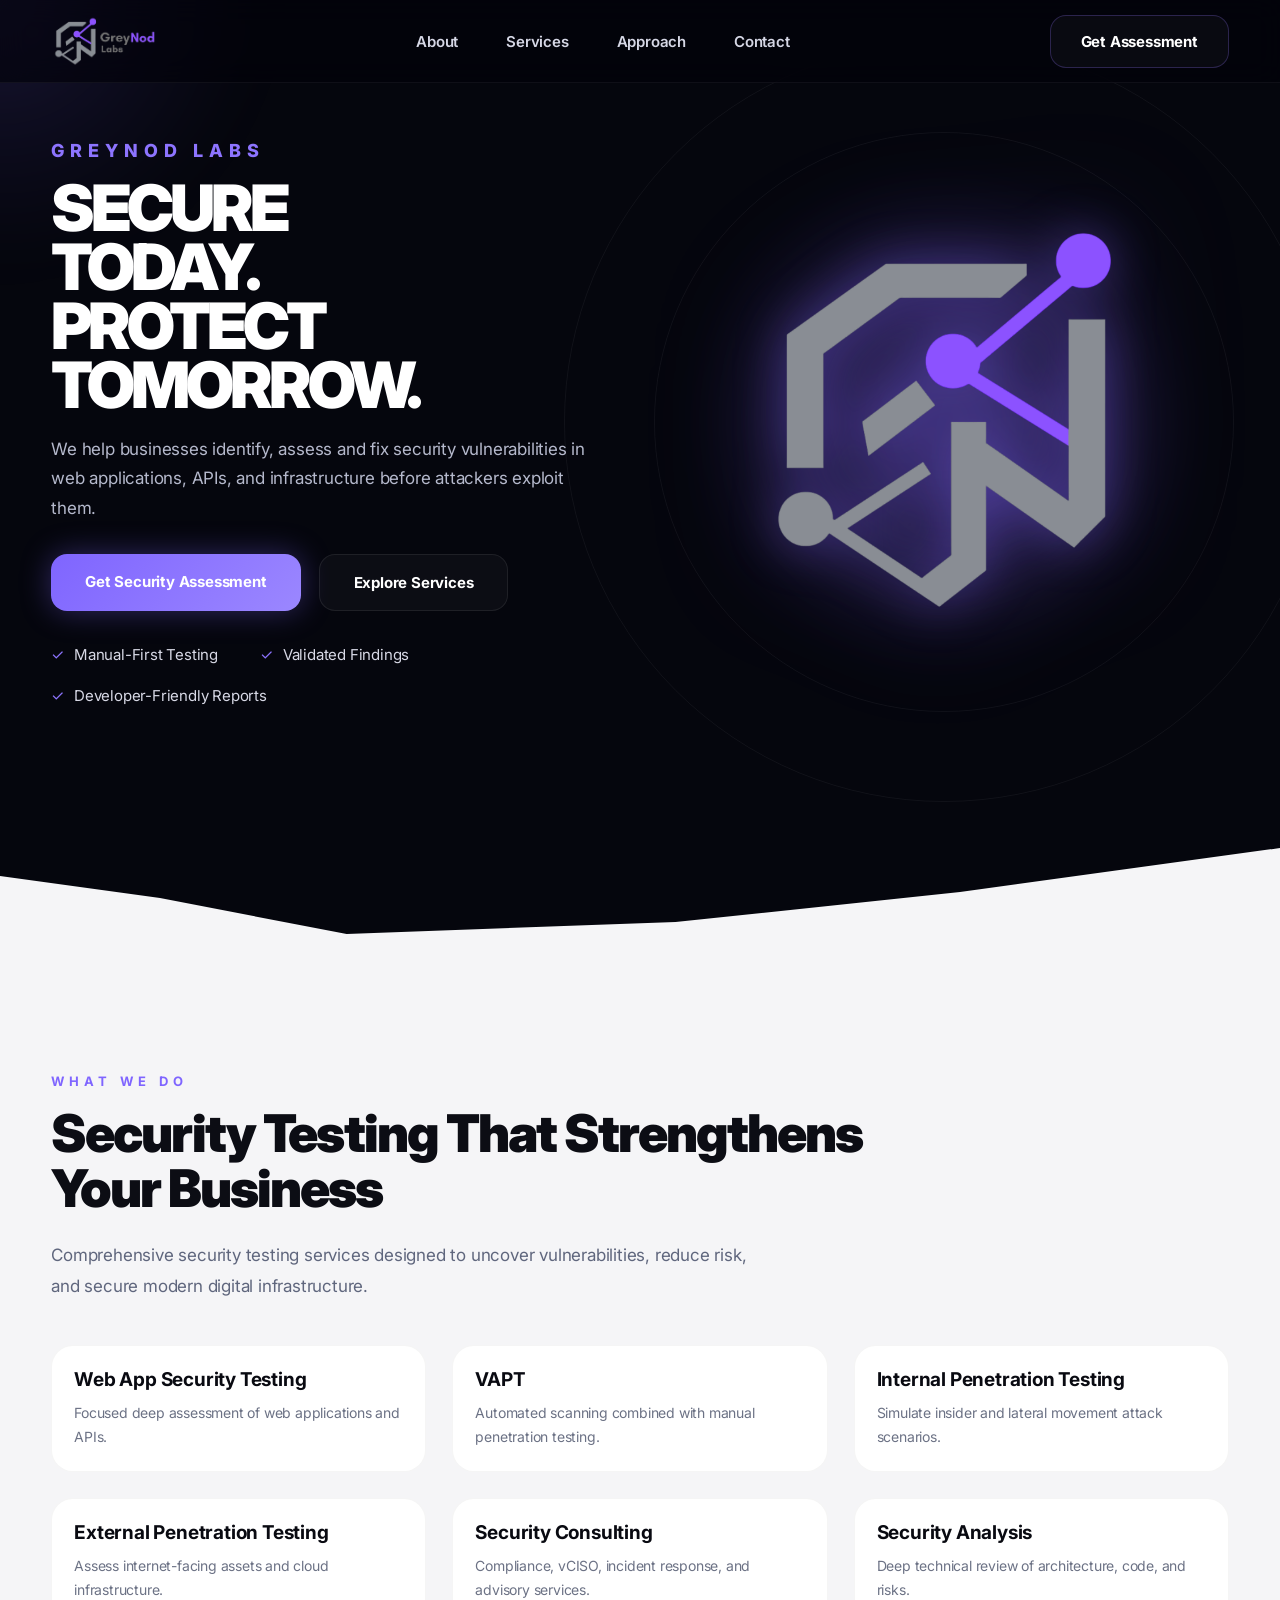
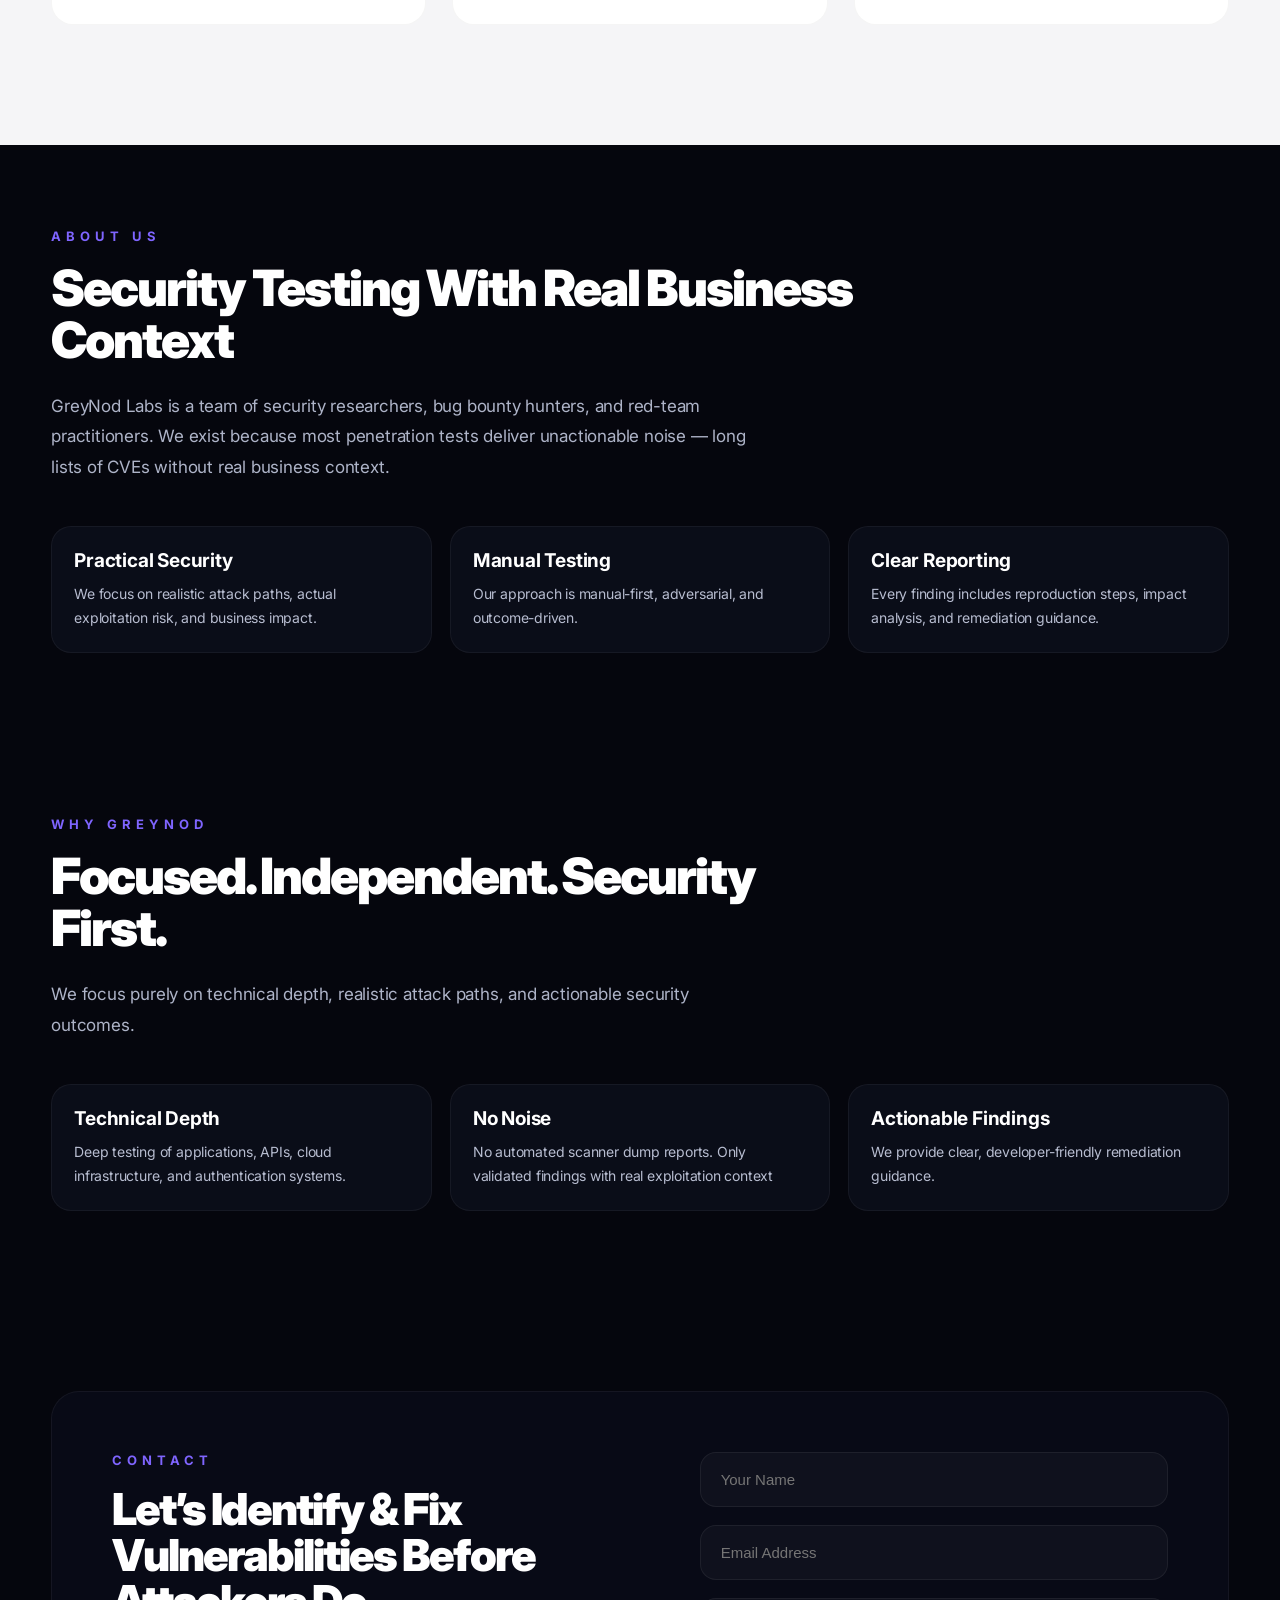
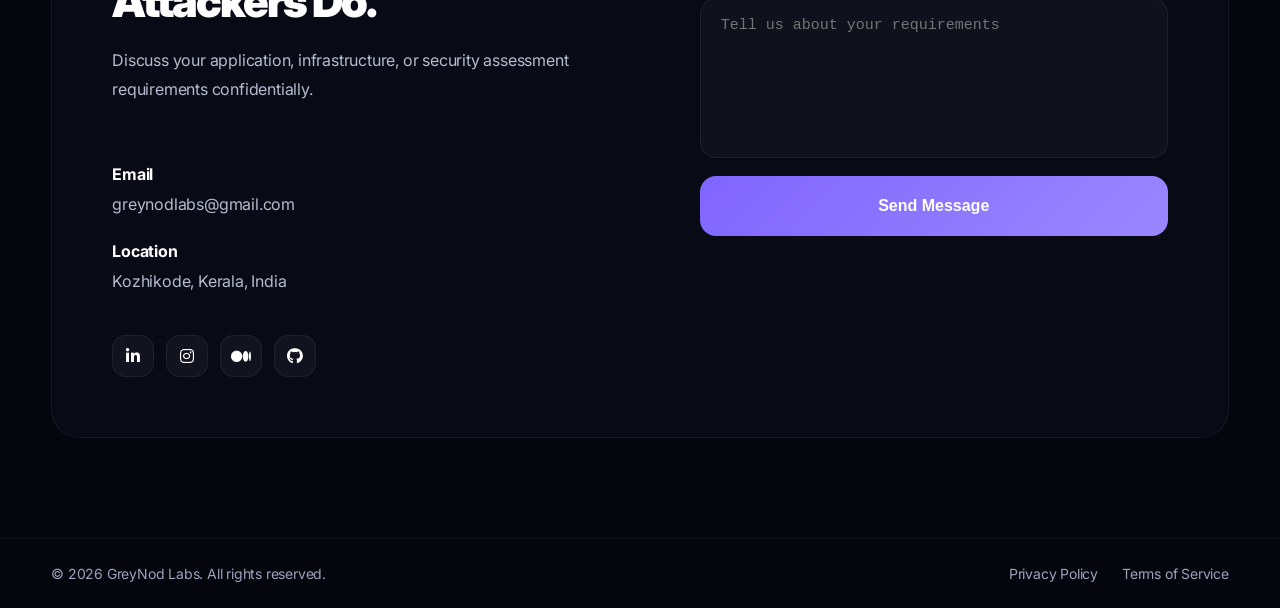
<file: index.html>
<!DOCTYPE html>
<html lang="en">

<head>

    <meta charset="UTF-8" />
    <meta
        name="viewport"
        content="width=device-width, initial-scale=1.0"
    />

    <title>GreyNod Labs | VAPT & Web Application Security Testing</title>

<meta name="description" content="GreyNod Labs provides professional VAPT, web application security testing, vulnerability assessment, penetration testing, and cybersecurity consulting services.">

<meta name="keywords" content="GreyNod Labs, VAPT, penetration testing, cybersecurity, web security, vulnerability assessment, ethical hacking">

<meta name="author" content="GreyNod Labs">

<meta property="og:title" content="GreyNod Labs">
<meta property="og:description" content="Professional Web Security Testing & VAPT Services">
<meta property="og:type" content="website">
<meta property="og:url" content="https://greynodlabs.com">
<meta property="og:image" content="https://greynodlabs.com/assets/logo1.png">
<meta property="og:site_name" content="GreyNod Labs">

<meta name="twitter:card" content="summary_large_image">
<meta name="twitter:title" content="GreyNod Labs">
<meta name="twitter:description" content="Professional Web Security Testing & VAPT Services">
<meta name="twitter:image" content="https://greynodlabs.com/assets/logo1.png">

<meta name="robots" content="index, follow">

<meta name="theme-color" content="#6d4aff">

<link rel="canonical" href="https://greynodlabs.com/">

<meta name="googlebot" content="index, follow">
<meta http-equiv="X-UA-Compatible" content="IE=edge">

<link rel="icon" type="image/x-icon" href="favicon.ico">
<link rel="icon" type="image/png" sizes="32x32" href="favicon-32x32.png">
<link rel="icon" type="image/png" sizes="16x16" href="favicon-16x16.png">
<link rel="apple-touch-icon" sizes="180x180" href="apple-touch-icon.png">

    <!-- GOOGLE FONT -->
    <link
        rel="preconnect"
        href="https://fonts.googleapis.com"
    >

    <link
        rel="preconnect"
        href="https://fonts.gstatic.com"
        crossorigin
    >

    <link
        href="https://fonts.googleapis.com/css2?family=Inter:wght@400;500;600;700;800;900&display=swap"
        rel="stylesheet"
    >

    <!-- FONT AWESOME -->
    <link
        rel="stylesheet"
        href="https://cdnjs.cloudflare.com/ajax/libs/font-awesome/6.5.1/css/all.min.css"
    >

    <!-- CSS -->
    <link rel="stylesheet" href="style.css">
    
</head>

<body>



    <!-- MATRIX CANVAS -->
    <canvas id="matrixCanvas"></canvas>

    <!-- CURSOR LIGHT -->
    <div class="cursor-light"></div>



    <!-- =========================
         NAVBAR
    ========================== -->

    <header class="navbar">

        <div class="container nav-container">

            <!-- LOGO -->
            <a href="#" class="logo">

                <img
                    src="assets/logo1.png"
                    alt="GreyNod Labs Cybersecurity Company"
                >

            </a>



            <!-- NAV LINKS -->
            <nav class="nav-links">

                <a href="#about">About</a>
                <a href="#services">Services</a>
                <a href="#why">Approach</a>
                <a href="#contact">Contact</a>

            </nav>



            <!-- BUTTON -->
            <a href="#contact" class="nav-btn">
                Get Assessment
            </a>

        </div>

    </header>





    <!-- =========================
         HERO SECTION
    ========================== -->

    <section class="hero">

        <div class="container hero-grid">



            <!-- LEFT -->
            <div class="hero-content">

                <span class="hero-tag">
                    GREYNOD LABS
                </span>



                <h1>

                    <span>SECURE</span>
                    <span>TODAY.</span>
                    <span>PROTECT</span>
                    <span>TOMORROW.</span>

                </h1>



                <p class="hero-text">

                    We help businesses identify,
                    assess and fix security vulnerabilities
                    in web applications, APIs,
                    and infrastructure before attackers exploit them.

                </p>



                <!-- BUTTONS -->
                <div class="hero-buttons">

                    <a href="#contact" class="primary-btn">
                        Get Security Assessment
                    </a>

                    <a href="#services" class="secondary-btn">
                        Explore Services
                    </a>

                </div>



                <!-- FEATURES -->
                <div class="hero-features">

                    <div class="feature-box">
                        <span>✓</span>
                        Manual-First Testing
                    </div>

                    <div class="feature-box">
                        <span>✓</span>
                        Validated Findings
                    </div>

                    <div class="feature-box">
                        <span>✓</span>
                        Developer-Friendly Reports
                    </div>

                </div>

            </div>





            <!-- RIGHT -->
            <div class="hero-visual">

                <div class="hero-glow"></div>

                <div class="ring ring-1"></div>
                <div class="ring ring-2"></div>

                <img
                    src="assets/logo.png"
                    alt="GreyNod Labs"
                    class="hero-logo"
                >

            </div>

        </div>

    </section>





    <!-- =========================
         PREMIUM WAVE DIVIDER
    ========================== -->

    <div class="wave-divider">

        <svg
            viewBox="0 0 1440 180"
            preserveAspectRatio="none"
        >

            <path d="
            M0,96

            L180,118
            L390,154
            
            L760,142
            L1080,112
            L1440,68

            L1440,180
            L0,180
            Z
            ">

            </path>

        </svg>

    </div>





    <!-- =========================
         SERVICES
    ========================== -->

    <section
        id="services"
        class="services-section"
    >

        <div class="container">



            <span class="section-tag">
                WHAT WE DO
            </span>



            <h2 class="section-title">

                Security Testing That
                Strengthens Your Business

            </h2>



            <p class="section-description">

                Comprehensive security testing services
                designed to uncover vulnerabilities,
                reduce risk, and secure modern digital infrastructure.

            </p>





            <!-- SERVICES GRID -->
            <div class="services-grid">



                <div class="service-card">

                    <h3>Web App Security Testing</h3>

                    <p>
                        Focused deep assessment
                        of web applications and APIs.
                    </p>

                </div>





                <div class="service-card">

                    <h3>VAPT</h3>

                    <p>
                        Automated scanning combined
                        with manual penetration testing.
                    </p>

                </div>





                <div class="service-card">

                    <h3>Internal Penetration Testing</h3>

                    <p>
                        Simulate insider and lateral
                        movement attack scenarios.
                    </p>

                </div>





                <div class="service-card">

                    <h3>External Penetration Testing</h3>

                    <p>
                        Assess internet-facing assets
                        and cloud infrastructure.
                    </p>

                </div>





                <div class="service-card">

                    <h3>Security Consulting</h3>

                    <p>
                        Compliance, vCISO,
                        incident response,
                        and advisory services.
                    </p>

                </div>





                <div class="service-card">

                    <h3>Security Analysis</h3>

                    <p>
                        Deep technical review
                        of architecture,
                        code, and risks.
                    </p>

                </div>

            </div>

        </div>

    </section>





    <!-- =========================
         ABOUT
    ========================== -->

    <section
        id="about"
        class="about-section"
    >

        <div class="container">

            <span class="section-tag">
                ABOUT US
            </span>

            <h2 class="dark-title">

                Security Testing With
                Real Business Context

            </h2>

            <p class="dark-description">

                GreyNod Labs is a team of security researchers,
                bug bounty hunters, and red-team practitioners.

                We exist because most penetration tests
                deliver unactionable noise —
                long lists of CVEs without real business context.

            </p>



            <div class="about-grid">

                <div class="about-card">

                    <h3>Practical Security</h3>

                    <p>
                        We focus on realistic attack paths,
                        actual exploitation risk,
                        and business impact.
                    </p>

                </div>



                <div class="about-card">

                    <h3>Manual Testing</h3>

                    <p>
                        Our approach is manual-first,
                        adversarial, and outcome-driven.
                    </p>

                </div>



                <div class="about-card">

                    <h3>Clear Reporting</h3>

                    <p>
                        Every finding includes
                        reproduction steps,
                        impact analysis,
                        and remediation guidance.
                    </p>

                </div>

            </div>

        </div>

    </section>





    <!-- =========================
         WHY US
    ========================== -->

    <section
        id="why"
        class="why-section"
    >

        <div class="container">

            <span class="section-tag">
                WHY GREYNOD
            </span>

            <h2 class="dark-title">

                Focused.
                Independent.
                Security First.

            </h2>

            <p class="dark-description">

                We focus purely on technical depth,
                realistic attack paths,
                and actionable security outcomes.

            </p>



            <div class="why-grid">

                <div class="why-card">

                    <h3>Technical Depth</h3>

                    <p>
                        Deep testing of applications,
                        APIs, cloud infrastructure,
                        and authentication systems.
                    </p>

                </div>



                <div class="why-card">

                    <h3>No Noise</h3>

                    <p>
                        No automated scanner dump reports.
                        Only validated findings with
                        real exploitation context

                    </p>

                </div>



                <div class="why-card">

                    <h3>Actionable Findings</h3>

                    <p>
                        We provide clear,
                        developer-friendly remediation guidance.
                    </p>

                </div>

            </div>

        </div>

    </section>





    <!-- =========================
         CONTACT
    ========================== -->

<section class="contact-section" id="contact">

    <div class="container">

        <div class="contact-box">

            <!-- LEFT -->

            <div class="contact-left">

                <span class="section-tag">CONTACT</span>

                <h2 class="dark-title">
                    Let’s Identify & Fix
                    Vulnerabilities Before
                    Attackers Do.
                </h2>

                <p class="dark-description">
                    Discuss your application, infrastructure, or security assessment requirements confidentially.
                </p>

                <div class="contact-details">

                    <h4>Email</h4>
                    <p>greynodlabs@gmail.com</p>

                    <h4>Location</h4>
                    <p>Kozhikode, Kerala, India</p>

                </div>

                <div class="contact-socials">

                    <a href="https://www.linkedin.com/in/greynodlabs/"><i class="fab fa-linkedin-in"></i></a>

                    <a href="https://www.instagram.com/greynodlabs/"><i class="fab fa-instagram"></i></a>

                    <a href="https://medium.com/@greynodlabs"><i class="fab fa-medium-m"></i></a>

                    <a href="https://github.com/GreyNodlabs"><i class="fab fa-github"></i></a>

                </div>

            </div>


        <!-- RIGHT -->

<form
    action="https://formspree.io/f/xaqvrvaj"
    method="POST"
    class="contact-form"
>

    <input
        type="text"
        name="name"
        placeholder="Your Name"
        required
    >

    <input
        type="email"
        name="email"
        placeholder="Email Address"
        required
    >

    <textarea
        name="message"
        placeholder="Tell us about your requirements"
        required
    ></textarea>

    <input
        type="hidden"
        name="_redirect"
        value="https://greynodlabs.com"
    >

    <input
        type="text"
        name="_gotcha"
        style="display:none"
    >

    <button type="submit">
        Send Message
    </button>

</form>
           
        </div>

    </div>

</section>

    <!-- =========================
         FOOTER
    ========================== -->

    <footer class="footer">

    <div class="container footer-content">

        <p>
            © 2026 GreyNod Labs. All rights reserved.
        </p>

        <div class="footer-links">

            <a href="privacy-policy.html">Privacy Policy</a>

            <a href="terms-of-service.html">Terms of Service</a>

        </div>

    </div>

</footer>





    <!-- JS -->
    <script src="script.js"></script>

</body>
</html>
</file>
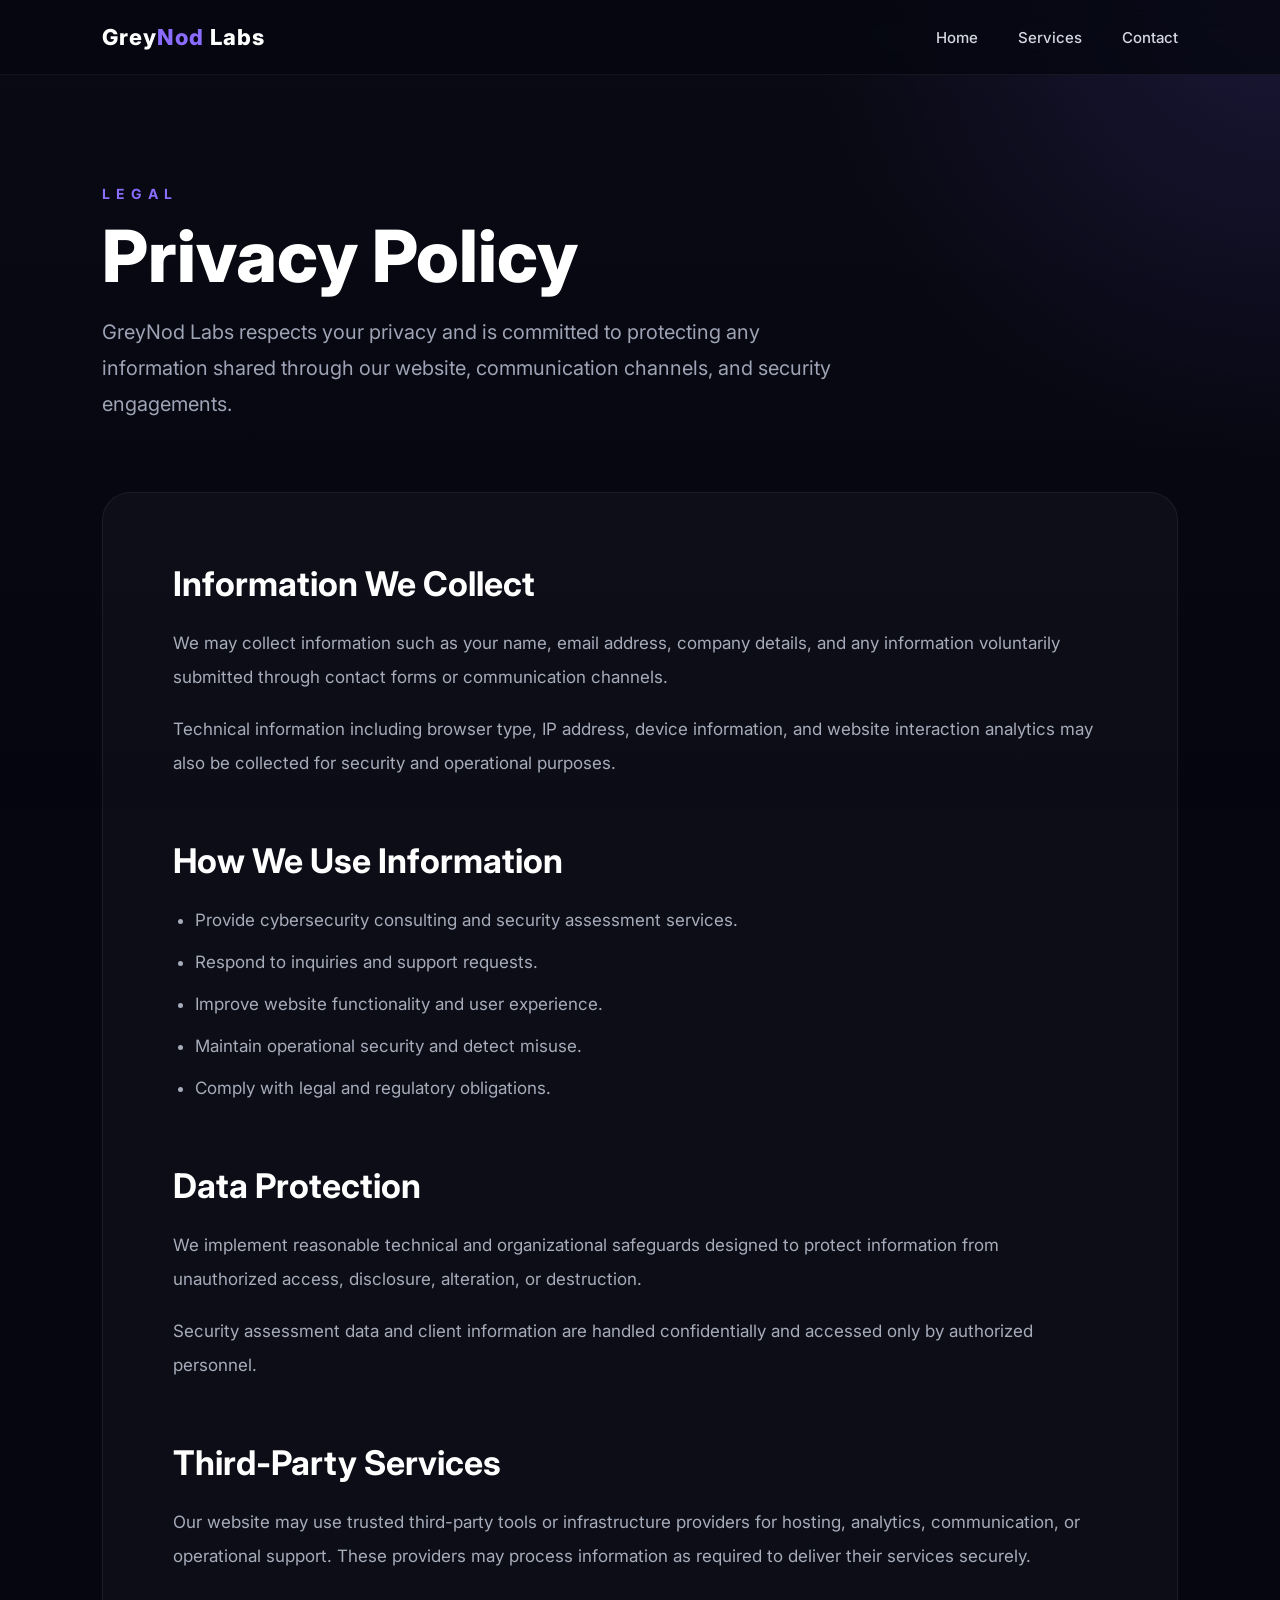
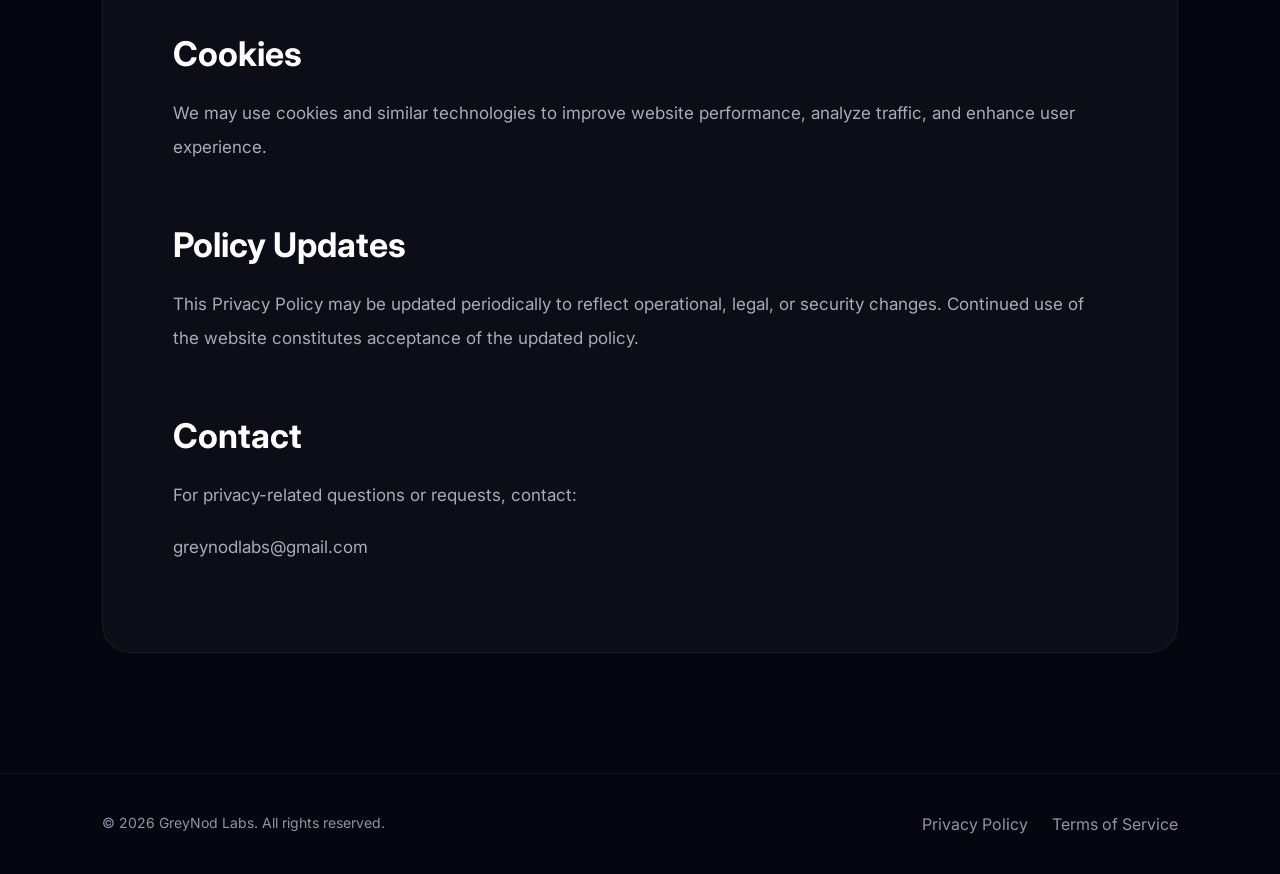
<file: privacy-policy.html>
<!DOCTYPE html>
<html lang="en">
<head>
<meta charset="UTF-8" />
<meta name="viewport" content="width=device-width, initial-scale=1.0" />

<title>Privacy Policy | GreyNod Labs</title>

<link rel="preconnect" href="https://fonts.googleapis.com">
<link rel="preconnect" href="https://fonts.gstatic.com" crossorigin>

<link href="https://fonts.googleapis.com/css2?family=Inter:wght@400;500;600;700;800&display=swap" rel="stylesheet">

<style>
*{
    margin:0;
    padding:0;
    box-sizing:border-box;
}

body{
    font-family:'Inter',sans-serif;
    background:#05060f;
    color:#fff;
    overflow-x:hidden;
}

/* Background */

body::before{
    content:"";
    position:fixed;
    inset:0;
    background:
    radial-gradient(circle at top right, rgba(124,92,255,0.15), transparent 30%),
    linear-gradient(to bottom, rgba(255,255,255,0.02), rgba(255,255,255,0));
    pointer-events:none;
    z-index:-1;
}

/* Navbar */

.navbar{
    width:100%;
    padding:24px 8%;
    border-bottom:1px solid rgba(255,255,255,0.06);
    display:flex;
    justify-content:space-between;
    align-items:center;
    position:sticky;
    top:0;
    backdrop-filter:blur(14px);
    background:rgba(5,6,15,0.75);
    z-index:100;
}

.logo{
    font-size:22px;
    font-weight:800;
    letter-spacing:1px;
}

.logo span{
    color:#8a6cff;
}

.nav-links{
    display:flex;
    gap:40px;
}

.nav-links a{
    text-decoration:none;
    color:#d5d7e0;
    font-size:15px;
    font-weight:500;
    transition:0.3s;
}

.nav-links a:hover{
    color:#8a6cff;
}

/* Hero */

.policy-hero{
    padding:110px 8% 70px;
}

.policy-label{
    color:#8a6cff;
    font-size:14px;
    letter-spacing:6px;
    font-weight:700;
    margin-bottom:20px;
}

.policy-title{
    font-size:72px;
    line-height:0.95;
    font-weight:800;
    max-width:700px;
    margin-bottom:24px;
}

.policy-sub{
    color:#9ea3b5;
    font-size:20px;
    line-height:1.8;
    max-width:760px;
}

/* Content */

.policy-wrapper{
    width:100%;
    padding:0 8% 120px;
}

.policy-box{
    background:rgba(255,255,255,0.03);
    border:1px solid rgba(255,255,255,0.06);
    border-radius:28px;
    padding:70px;
}

.policy-section{
    margin-bottom:60px;
}

.policy-section:last-child{
    margin-bottom:0;
}

.policy-section h2{
    font-size:34px;
    margin-bottom:22px;
    font-weight:700;
}

.policy-section p{
    color:#a7acbb;
    line-height:2;
    font-size:17px;
    margin-bottom:18px;
}

.policy-section ul{
    padding-left:22px;
}

.policy-section li{
    color:#a7acbb;
    line-height:2;
    font-size:17px;
    margin-bottom:8px;
}

/* Footer */

.footer{
    padding:40px 8%;
    border-top:1px solid rgba(255,255,255,0.06);
    display:flex;
    justify-content:space-between;
    flex-wrap:wrap;
    gap:20px;
}

.footer p{
    color:#8f94a6;
    font-size:14px;
}

.footer-links{
    display:flex;
    gap:24px;
}

.footer-links a{
    color:#8f94a6;
    text-decoration:none;
    transition:0.3s;
}

.footer-links a:hover{
    color:#8a6cff;
}

/* Responsive */

@media(max-width:900px){

    .policy-title{
        font-size:52px;
    }

    .policy-box{
        padding:40px 30px;
    }

    .policy-section h2{
        font-size:28px;
    }

    .nav-links{
        display:none;
    }
}

@media(max-width:600px){

    .policy-title{
        font-size:42px;
    }

    .policy-sub{
        font-size:17px;
    }

    .policy-section p,
    .policy-section li{
        font-size:15px;
    }
}
</style>
</head>

<body>

<!-- Navbar -->

<nav class="navbar">

    <div class="logo">
        Grey<span>Nod</span> Labs
    </div>

    <div class="nav-links">
        <a href="index.html">Home</a>
        <a href="#">Services</a>
        <a href="#">Contact</a>
    </div>

</nav>

<!-- Hero -->

<section class="policy-hero">

    <div class="policy-label">
        LEGAL
    </div>

    <h1 class="policy-title">
        Privacy Policy
    </h1>

    <p class="policy-sub">
        GreyNod Labs respects your privacy and is committed to protecting any information shared through our website, communication channels, and security engagements.
    </p>

</section>

<!-- Content -->

<section class="policy-wrapper">

<div class="policy-box">

    <div class="policy-section">
        <h2>Information We Collect</h2>

        <p>
            We may collect information such as your name, email address, company details, and any information voluntarily submitted through contact forms or communication channels.
        </p>

        <p>
            Technical information including browser type, IP address, device information, and website interaction analytics may also be collected for security and operational purposes.
        </p>
    </div>

    <div class="policy-section">
        <h2>How We Use Information</h2>

        <ul>
            <li>Provide cybersecurity consulting and security assessment services.</li>
            <li>Respond to inquiries and support requests.</li>
            <li>Improve website functionality and user experience.</li>
            <li>Maintain operational security and detect misuse.</li>
            <li>Comply with legal and regulatory obligations.</li>
        </ul>
    </div>

    <div class="policy-section">
        <h2>Data Protection</h2>

        <p>
            We implement reasonable technical and organizational safeguards designed to protect information from unauthorized access, disclosure, alteration, or destruction.
        </p>

        <p>
            Security assessment data and client information are handled confidentially and accessed only by authorized personnel.
        </p>
    </div>

    <div class="policy-section">
        <h2>Third-Party Services</h2>

        <p>
            Our website may use trusted third-party tools or infrastructure providers for hosting, analytics, communication, or operational support. These providers may process information as required to deliver their services securely.
        </p>
    </div>

    <div class="policy-section">
        <h2>Cookies</h2>

        <p>
            We may use cookies and similar technologies to improve website performance, analyze traffic, and enhance user experience.
        </p>
    </div>

    <div class="policy-section">
        <h2>Policy Updates</h2>

        <p>
            This Privacy Policy may be updated periodically to reflect operational, legal, or security changes. Continued use of the website constitutes acceptance of the updated policy.
        </p>
    </div>

    <div class="policy-section">
        <h2>Contact</h2>

        <p>
            For privacy-related questions or requests, contact:
        </p>

        <p>
            greynodlabs@gmail.com
        </p>
    </div>

</div>

</section>

<!-- Footer -->

<footer class="footer">

    <p>
        © 2026 GreyNod Labs. All rights reserved.
    </p>

    <div class="footer-links">
        <a href="privacy-policy.html">Privacy Policy</a>
        <a href="terms-of-service.html">Terms of Service</a>
    </div>

</footer>

</body>
</html>
</file>
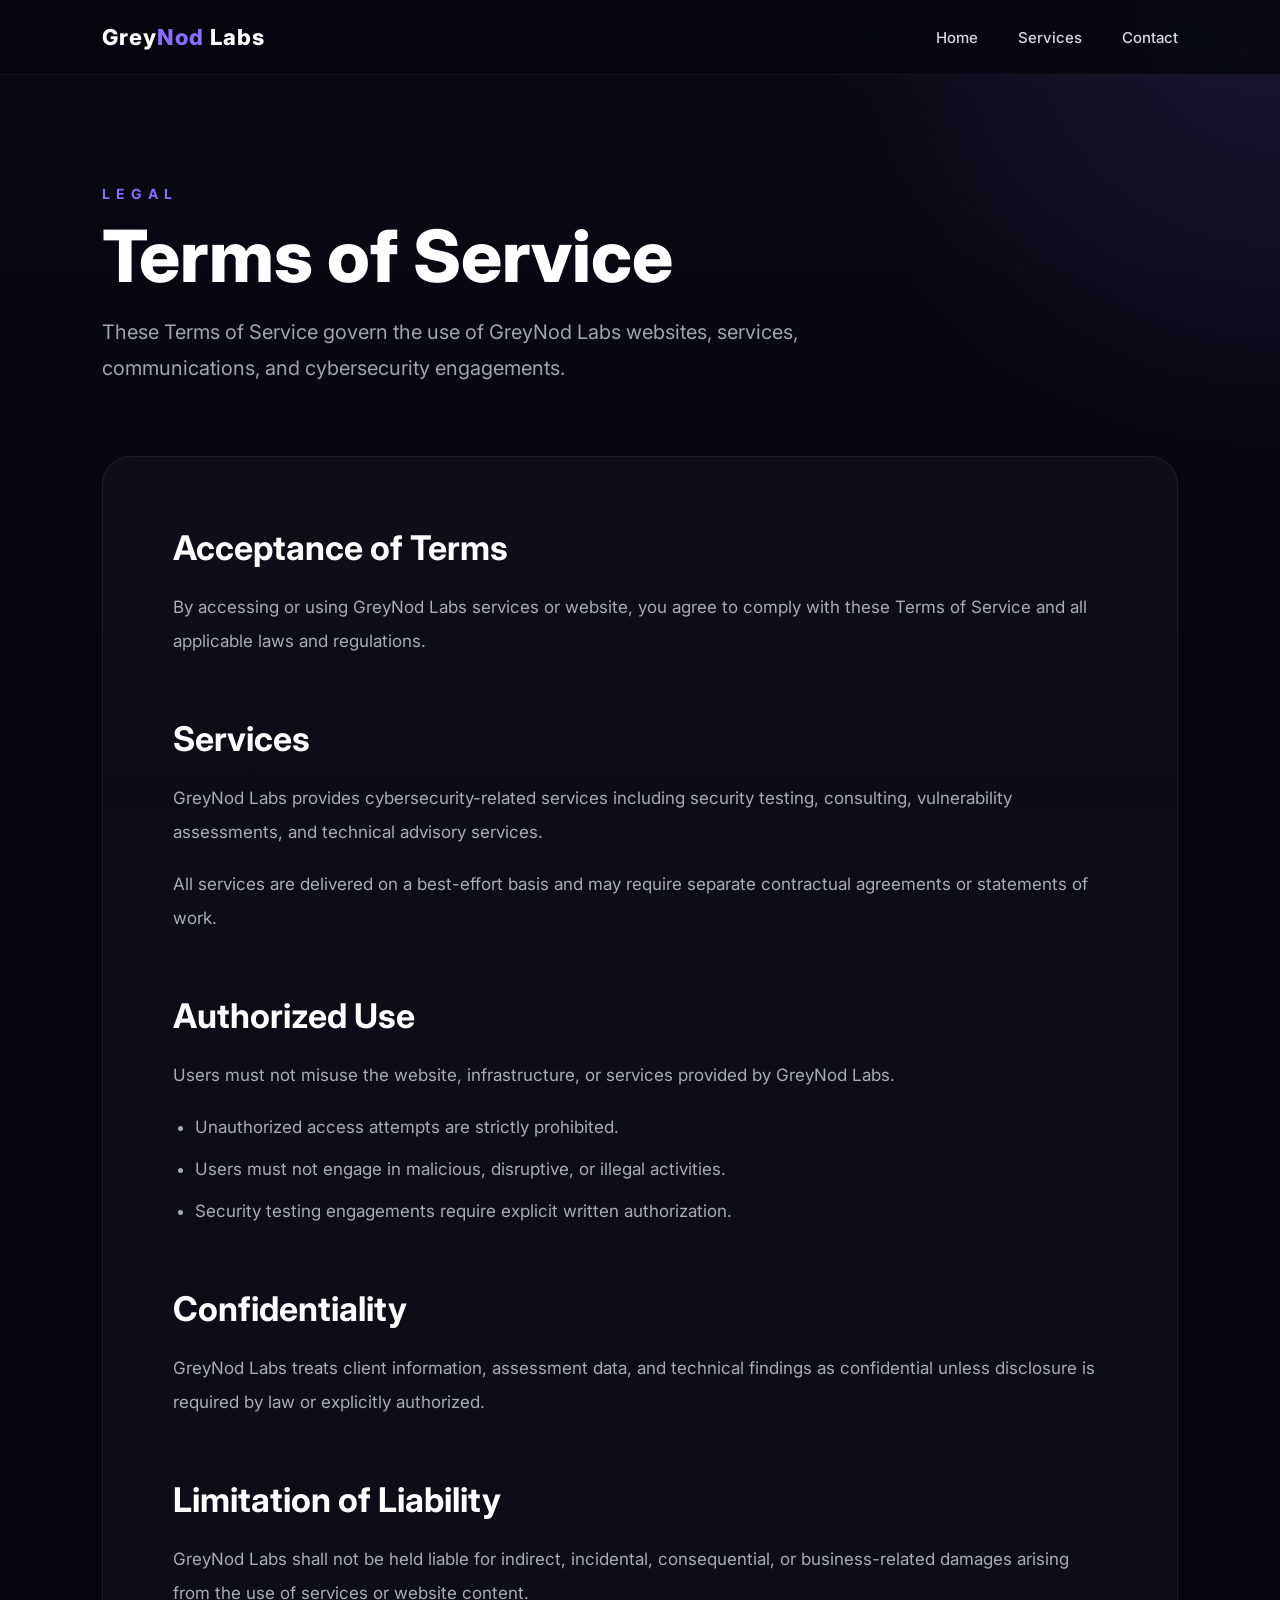
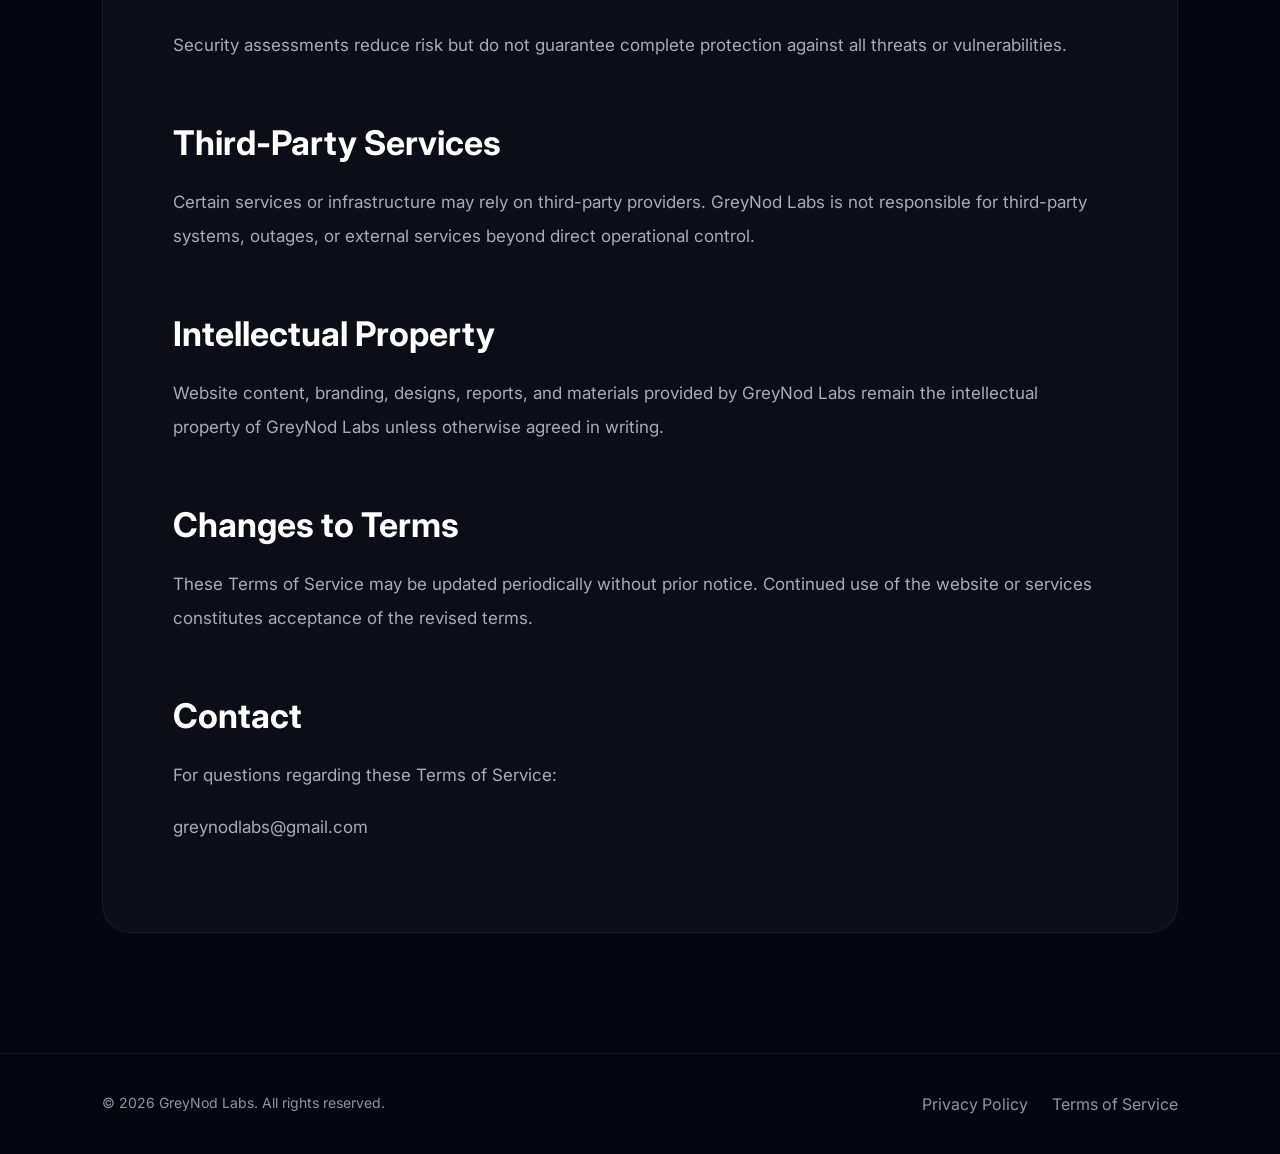
<file: terms-of-service.html>
<!DOCTYPE html>
<html lang="en">
<head>
<meta charset="UTF-8" />
<meta name="viewport" content="width=device-width, initial-scale=1.0" />

<title>Terms of Service | GreyNod Labs</title>

<link rel="preconnect" href="https://fonts.googleapis.com">
<link rel="preconnect" href="https://fonts.gstatic.com" crossorigin>

<link href="https://fonts.googleapis.com/css2?family=Inter:wght@400;500;600;700;800&display=swap" rel="stylesheet">

<style>
*{
    margin:0;
    padding:0;
    box-sizing:border-box;
}

body{
    font-family:'Inter',sans-serif;
    background:#05060f;
    color:#fff;
    overflow-x:hidden;
}

body::before{
    content:"";
    position:fixed;
    inset:0;
    background:
    radial-gradient(circle at top right, rgba(124,92,255,0.15), transparent 30%),
    linear-gradient(to bottom, rgba(255,255,255,0.02), rgba(255,255,255,0));
    pointer-events:none;
    z-index:-1;
}

/* Navbar */

.navbar{
    width:100%;
    padding:24px 8%;
    border-bottom:1px solid rgba(255,255,255,0.06);
    display:flex;
    justify-content:space-between;
    align-items:center;
    position:sticky;
    top:0;
    backdrop-filter:blur(14px);
    background:rgba(5,6,15,0.75);
    z-index:100;
}

.logo{
    font-size:22px;
    font-weight:800;
    letter-spacing:1px;
}

.logo span{
    color:#8a6cff;
}

.nav-links{
    display:flex;
    gap:40px;
}

.nav-links a{
    text-decoration:none;
    color:#d5d7e0;
    font-size:15px;
    font-weight:500;
    transition:0.3s;
}

.nav-links a:hover{
    color:#8a6cff;
}

/* Hero */

.terms-hero{
    padding:110px 8% 70px;
}

.terms-label{
    color:#8a6cff;
    font-size:14px;
    letter-spacing:6px;
    font-weight:700;
    margin-bottom:20px;
}

.terms-title{
    font-size:72px;
    line-height:0.95;
    font-weight:800;
    max-width:700px;
    margin-bottom:24px;
}

.terms-sub{
    color:#9ea3b5;
    font-size:20px;
    line-height:1.8;
    max-width:760px;
}

/* Content */

.terms-wrapper{
    width:100%;
    padding:0 8% 120px;
}

.terms-box{
    background:rgba(255,255,255,0.03);
    border:1px solid rgba(255,255,255,0.06);
    border-radius:28px;
    padding:70px;
}

.terms-section{
    margin-bottom:60px;
}

.terms-section:last-child{
    margin-bottom:0;
}

.terms-section h2{
    font-size:34px;
    margin-bottom:22px;
    font-weight:700;
}

.terms-section p{
    color:#a7acbb;
    line-height:2;
    font-size:17px;
    margin-bottom:18px;
}

.terms-section ul{
    padding-left:22px;
}

.terms-section li{
    color:#a7acbb;
    line-height:2;
    font-size:17px;
    margin-bottom:8px;
}

/* Footer */

.footer{
    padding:40px 8%;
    border-top:1px solid rgba(255,255,255,0.06);
    display:flex;
    justify-content:space-between;
    flex-wrap:wrap;
    gap:20px;
}

.footer p{
    color:#8f94a6;
    font-size:14px;
}

.footer-links{
    display:flex;
    gap:24px;
}

.footer-links a{
    color:#8f94a6;
    text-decoration:none;
    transition:0.3s;
}

.footer-links a:hover{
    color:#8a6cff;
}

/* Responsive */

@media(max-width:900px){

    .terms-title{
        font-size:52px;
    }

    .terms-box{
        padding:40px 30px;
    }

    .terms-section h2{
        font-size:28px;
    }

    .nav-links{
        display:none;
    }
}

@media(max-width:600px){

    .terms-title{
        font-size:42px;
    }

    .terms-sub{
        font-size:17px;
    }

    .terms-section p,
    .terms-section li{
        font-size:15px;
    }
}
</style>
</head>

<body>

<!-- Navbar -->

<nav class="navbar">

    <div class="logo">
        Grey<span>Nod</span> Labs
    </div>

    <div class="nav-links">
        <a href="index.html">Home</a>
        <a href="#">Services</a>
        <a href="#">Contact</a>
    </div>

</nav>

<!-- Hero -->

<section class="terms-hero">

    <div class="terms-label">
        LEGAL
    </div>

    <h1 class="terms-title">
        Terms of Service
    </h1>

    <p class="terms-sub">
        These Terms of Service govern the use of GreyNod Labs websites, services, communications, and cybersecurity engagements.
    </p>

</section>

<!-- Content -->

<section class="terms-wrapper">

<div class="terms-box">

    <div class="terms-section">
        <h2>Acceptance of Terms</h2>

        <p>
            By accessing or using GreyNod Labs services or website, you agree to comply with these Terms of Service and all applicable laws and regulations.
        </p>
    </div>

    <div class="terms-section">
        <h2>Services</h2>

        <p>
            GreyNod Labs provides cybersecurity-related services including security testing, consulting, vulnerability assessments, and technical advisory services.
        </p>

        <p>
            All services are delivered on a best-effort basis and may require separate contractual agreements or statements of work.
        </p>
    </div>

    <div class="terms-section">
        <h2>Authorized Use</h2>

        <p>
            Users must not misuse the website, infrastructure, or services provided by GreyNod Labs.
        </p>

        <ul>
            <li>Unauthorized access attempts are strictly prohibited.</li>
            <li>Users must not engage in malicious, disruptive, or illegal activities.</li>
            <li>Security testing engagements require explicit written authorization.</li>
        </ul>
    </div>

    <div class="terms-section">
        <h2>Confidentiality</h2>

        <p>
            GreyNod Labs treats client information, assessment data, and technical findings as confidential unless disclosure is required by law or explicitly authorized.
        </p>
    </div>

    <div class="terms-section">
        <h2>Limitation of Liability</h2>

        <p>
            GreyNod Labs shall not be held liable for indirect, incidental, consequential, or business-related damages arising from the use of services or website content.
        </p>

        <p>
            Security assessments reduce risk but do not guarantee complete protection against all threats or vulnerabilities.
        </p>
    </div>

    <div class="terms-section">
        <h2>Third-Party Services</h2>

        <p>
            Certain services or infrastructure may rely on third-party providers. GreyNod Labs is not responsible for third-party systems, outages, or external services beyond direct operational control.
        </p>
    </div>

    <div class="terms-section">
        <h2>Intellectual Property</h2>

        <p>
            Website content, branding, designs, reports, and materials provided by GreyNod Labs remain the intellectual property of GreyNod Labs unless otherwise agreed in writing.
        </p>
    </div>

    <div class="terms-section">
        <h2>Changes to Terms</h2>

        <p>
            These Terms of Service may be updated periodically without prior notice. Continued use of the website or services constitutes acceptance of the revised terms.
        </p>
    </div>

    <div class="terms-section">
        <h2>Contact</h2>

        <p>
            For questions regarding these Terms of Service:
        </p>

        <p>
            greynodlabs@gmail.com
        </p>
    </div>

</div>

</section>

<!-- Footer -->

<footer class="footer">

    <p>
        © 2026 GreyNod Labs. All rights reserved.
    </p>

    <div class="footer-links">
        <a href="privacy-policy.html">Privacy Policy</a>
        <a href="terms-of-service.html">Terms of Service</a>
    </div>

</footer>

</body>
</html>
</file>
<file: style.css>
/* =========================================================
   RESET
========================================================= */

*{
    margin:0;
    padding:0;
    box-sizing:border-box;
}

html{
    scroll-behavior:smooth;
}

body{
    font-family:'Inter',sans-serif;
    background:#05060d;
    color:#ffffff;
    overflow-x:hidden;
    position:relative;
    letter-spacing:-0.2px;
}



/* =========================================================
   GLOBAL
========================================================= */

.container{
    width:92%;
    max-width:1320px;
    margin:auto;
}

img{
    max-width:100%;
    display:block;
}

a{
    text-decoration:none;
}



/* =========================================================
   MATRIX BACKGROUND
========================================================= */

#matrixCanvas{
    position:fixed;
    inset:0;
    width:100%;
    height:100%;
    z-index:-3;
    opacity:.18;
    pointer-events:none;
}



/* =========================================================
   CURSOR LIGHT
========================================================= */

.cursor-light{
    position:fixed;
    width:520px;
    height:520px;
    border-radius:50%;

    background:
    radial-gradient(circle,
    rgba(123,97,255,.18),
    rgba(123,97,255,.07),
    transparent 72%);

    pointer-events:none;
    transform:translate(-50%,-50%);
    z-index:-2;
    filter:blur(30px);
}



/* =========================================================
   NAVBAR
========================================================= */

.navbar{
    position:fixed;
    top:0;
    left:0;
    width:100%;
    z-index:999;

    background:rgba(5,6,13,.82);

    backdrop-filter:blur(14px);

    border-bottom:
    1px solid rgba(255,255,255,.05);
}

.nav-container{
    height:82px;

    display:flex;
    align-items:center;
    justify-content:space-between;
}



/* =========================================================
   LOGO
========================================================= */

.logo img{
    width:105px;
}



/* =========================================================
   NAV LINKS
========================================================= */

.nav-links{
    display:flex;
    gap:48px;
}

.nav-links a{
    color:#d5d7e5;
    font-size:15px;
    font-weight:600;
    transition:.3s;
}

.nav-links a:hover{
    color:#8f74ff;
}



/* =========================================================
   NAV BUTTON
========================================================= */

.nav-btn{
    padding:16px 30px;

    border-radius:16px;

    border:
    1px solid rgba(143,116,255,.25);

    background:
    rgba(255,255,255,.03);

    color:#ffffff;

    font-size:15px;
    font-weight:700;

    transition:.3s;
}

.nav-btn:hover{
    background:#7f65ff;
}



/* =========================================================
   HERO
========================================================= */

.hero{
    position:relative;

    min-height:100vh;

    padding-top:140px;
    padding-bottom:80px;

    overflow:hidden;
}

.hero-grid{
    display:grid;
    grid-template-columns:1fr 1fr;

    align-items:center;

    gap:40px;
}



/* =========================================================
   HERO CONTENT
========================================================= */

.hero-tag{
    color:#8d74ff;

    font-size:18px;

    font-weight:800;

    letter-spacing:6px;

    text-transform:uppercase;

    display:inline-block;

    margin-bottom:18px;
}

.hero-content h1{
    font-size:clamp(58px,5vw,92px);

    line-height:.92;

    letter-spacing:-4px;

    font-weight:900;

    margin-bottom:20px;
}

.hero-content h1 span{
    display:block;
}

.hero-text{
    max-width:560px;

    color:#b5b9cc;

    font-size:17px;

    line-height:1.75;

    margin-bottom:30px;
}



/* =========================================================
   HERO BUTTONS
========================================================= */

.hero-buttons{
    display:flex;
    gap:18px;

    margin-bottom:34px;
}

.primary-btn,
.secondary-btn{
    padding:18px 34px;

    border-radius:16px;

    font-size:15px;
    font-weight:700;

    transition:.3s;
}

.primary-btn{
    background:
    linear-gradient(
        135deg,
        #7f65ff,
        #9b87ff
    );

    color:#ffffff;

    box-shadow:
    0 0 30px rgba(127,101,255,.35);
}

.primary-btn:hover{
    transform:translateY(-2px);
}

.secondary-btn{
    border:
    1px solid rgba(255,255,255,.08);

    color:#ffffff;

    background:
    rgba(255,255,255,.03);
}



/* =========================================================
   HERO FEATURES
========================================================= */

.hero-features{
    display:flex;
    flex-wrap:wrap;
    gap:22px;
}

.feature-box{
    display:flex;
    align-items:center;
    gap:10px;

    color:#d8d9e6;

    font-size:15px;

    padding-right:20px;
}

.feature-box span{
    color:#8d74ff;
}



/* =========================================================
   HERO VISUAL
========================================================= */

.hero-visual{
    position:relative;

    display:flex;
    justify-content:center;
    align-items:center;
}

.hero-glow{
    position:absolute;

    width:440px;
    height:440px;

    border-radius:50%;

    background:
    radial-gradient(circle,
    rgba(132,102,255,.38),
    transparent 70%);

    filter:blur(40px);
}

.hero-logo{
    width:360px;

    position:relative;

    z-index:2;

    filter:
    drop-shadow(0 0 25px rgba(130,100,255,.4))
    drop-shadow(0 0 60px rgba(130,100,255,.25));
}



/* =========================================================
   RINGS
========================================================= */

.ring{
    position:absolute;

    border-radius:50%;

    border:
    1px solid rgba(255,255,255,.05);
}

.ring-1{
    width:580px;
    height:580px;
}

.ring-2{
    width:760px;
    height:760px;
}



/* =========================================================
   WAVE DIVIDER
========================================================= */

.wave-divider{
    position:relative;

    width:100%;

    line-height:0;

    margin-top:-120px;

    z-index:5;
}

.wave-divider svg{
    display:block;

    width:100%;
    height:180px;
}

.wave-divider path{
    fill:#f5f5f7;
}



/* =========================================================
   SERVICES SECTION
========================================================= */

.services-section{
    position:relative;

    background:#f5f5f7;

    padding:110px 0 120px;
}



/* =========================================================
   SECTION TITLES
========================================================= */

.section-tag{
    color:#7f65ff;

    font-size:13px;
    font-weight:700;

    letter-spacing:5px;

    display:inline-block;

    margin-bottom:18px;
}

.section-title{
    color:#0c0d14;

    font-size:52px;

    line-height:1.05;

    font-weight:900;

    letter-spacing:-2px;

    margin-bottom:24px;

    max-width:820px;
}

.dark-title{
    color:#ffffff;

    font-size:50px;

    line-height:1.05;

    font-weight:900;

    letter-spacing:-2px;

    margin-bottom:24px;

    max-width:820px;
}



/* =========================================================
   SECTION DESCRIPTION
========================================================= */

.section-description,
.dark-description{
    font-size:17px;

    line-height:1.8;

    max-width:720px;

    margin-bottom:44px;
}

.section-description{
    color:#5f667d;
}

.dark-description{
    color:#aeb4c8;
}



/* =========================================================
   SERVICES GRID
========================================================= */

.services-grid{
    display:grid;
    grid-template-columns:repeat(3,1fr);
    gap:26px;
}



/* =========================================================
   SERVICE CARD
========================================================= */

.service-card{
    position:relative;

    overflow:hidden;

    background:#ffffff;

    padding:22px;

    border-radius:22px;

    border:
    1px solid rgba(0,0,0,.04);

    transition:
    transform .28s ease,
    box-shadow .28s ease,
    border-color .28s ease;

    cursor:pointer;
}

.service-card::before{
    content:"";

    position:absolute;

    top:0;
    left:0;

    width:0%;

    height:3px;

    background:
    linear-gradient(
        90deg,
        #7f65ff,
        #d7d9e2,
        #7f65ff
    );

    transition:width .35s ease;

    border-radius:
    22px 22px 0 0;
}

.service-card:hover{
    transform:
    translateY(-6px)
    scale(1.02);

    border-color:
    rgba(127,101,255,.16);

    box-shadow:
    0 18px 40px rgba(0,0,0,.08),
    0 0 24px rgba(127,101,255,.08);
}

.service-card:hover::before{
    width:100%;
}

.service-card h3{
    color:#090a11;

    font-size:19px;

    margin-bottom:10px;
}

.service-card p{
    color:#6c7285;

    font-size:14px;

    line-height:1.7;
}



/* =========================================================
   DARK SECTIONS
========================================================= */

.about-section,
.why-section,
.contact-section{
    padding:80px 0;
}

.about-grid,
.why-grid{
    display:grid;
    grid-template-columns:repeat(3,1fr);
    gap:18px;
}



/* =========================================================
   DARK CARDS
========================================================= */

.about-card,
.why-card{
    position:relative;

    overflow:hidden;

    background:
    rgba(13,15,28,.82);

    border:
    1px solid rgba(255,255,255,.05);

    border-radius:20px;

    padding:22px;

    transition:
    transform .28s ease,
    box-shadow .28s ease,
    border-color .28s ease;

    cursor:pointer;
}

.about-card::before,
.why-card::before{
    content:"";

    position:absolute;

    top:0;
    left:0;

    width:0%;

    height:3px;

    background:
    linear-gradient(
        90deg,
        #7f65ff,
        #d2d4dd,
        #7f65ff
    );

    transition:width .35s ease;
}

.about-card:hover,
.why-card:hover{
    transform:
    translateY(-6px)
    scale(1.02);

    border-color:
    rgba(127,101,255,.18);

    box-shadow:
    0 18px 40px rgba(0,0,0,.22),
    0 0 24px rgba(127,101,255,.08);
}

.about-card:hover::before,
.why-card:hover::before{
    width:100%;
}

.about-card h3,
.why-card h3{
    font-size:19px;

    margin-bottom:10px;
}

.about-card p,
.why-card p{
    color:#b7bdd0;

    font-size:14px;

    line-height:1.7;
}



/* =========================================================
   CONTACT
========================================================= */

.contact-box{
    display:grid;
    grid-template-columns:1fr 1fr;

    gap:28px;

    padding:34px;

    border-radius:22px;

    background:
    rgba(12,14,28,.82);

    border:
    1px solid rgba(255,255,255,.05);
}



/* =========================================================
   RESPONSIVE
========================================================= */

@media(max-width:992px){

    .hero-grid,
    .services-grid,
    .about-grid,
    .why-grid,
    .contact-box{
        grid-template-columns:1fr;
    }

    .hero{
        text-align:center;
    }

    .hero-text{
        margin-inline:auto;
    }

    .hero-buttons{
        justify-content:center;
    }

    .hero-features{
        justify-content:center;
    }

    .hero-visual{
        margin-top:30px;
    }
}



@media(max-width:768px){

    .nav-links{
        display:none;
    }

    .hero-content h1{
        font-size:58px;
    }

    .section-title,
    .dark-title{
        font-size:34px;
    }

    .hero-logo{
        width:220px;
    }

    .ring-1{
        width:320px;
        height:320px;
    }

    .ring-2{
        width:420px;
        height:420px;
    }

    .wave-divider svg{
        height:60px;
    }
}
/* =========================================================
   CONTACT SECTION FIX
========================================================= */

.contact-section{
    padding:100px 0;
}

.contact-box{
    display:grid;
    grid-template-columns:1.05fr 0.95fr;

    align-items:start;

    gap:70px;

    padding:60px;

    border-radius:28px;

    background:
    rgba(10,12,24,.88);

    border:
    1px solid rgba(255,255,255,.05);

    min-height:auto;
}


/* LEFT SIDE */

.contact-left h2{
    font-size:44px;

    line-height:1.05;

    font-weight:900;

    letter-spacing:-2px;

    margin-bottom:22px;

    max-width:620px;
}

.contact-left p{
    color:#b6bbce;

    font-size:16px;

    line-height:1.8;

    margin-bottom:30px;
}

.contact-details{
    margin-top:30px;
}

.contact-details h4{
    font-size:16px;

    margin-bottom:6px;
}

.contact-details p{
    margin-bottom:22px;
}



/* SOCIALS */

.contact-socials{
    display:flex;
    gap:12px;

    margin-top:18px;
}

.contact-socials a{
    width:42px;
    height:42px;

    display:flex;
    align-items:center;
    justify-content:center;

    border-radius:14px;

    background:
    rgba(255,255,255,.04);

    border:
    1px solid rgba(255,255,255,.06);

    color:#ffffff;

    transition:.3s;
}

.contact-socials a:hover{
    background:#7f65ff;

    transform:translateY(-3px);
}



/* RIGHT FORM */

.contact-form{
    display:flex;
    flex-direction:column;

    gap:18px;

    width:100%;

    justify-content:flex-start;
}
.contact-form textarea{
    height:160px;
}
.contact-left{
    display:flex;
    flex-direction:column;
    justify-content:center;
}

.contact-form input,
.contact-form textarea{
    width:100%;

    background:
    rgba(255,255,255,.03);

    border:
    1px solid rgba(255,255,255,.06);

    border-radius:16px;

    padding:18px 20px;

    color:#ffffff;

    font-size:15px;

    outline:none;

    transition:.3s;
}

.contact-form input:focus,
.contact-form textarea:focus{
    border-color:#7f65ff;

    box-shadow:
    0 0 18px rgba(127,101,255,.18);
}

.contact-form textarea{
    min-height:140px;

    resize:none;
}



/* BUTTON */

.contact-form button{
    height:60px;

    border:none;

    border-radius:16px;

    background:
    linear-gradient(
        135deg,
        #7f65ff,
        #9a87ff
    );

    color:#ffffff;

    font-size:16px;
    font-weight:700;

    cursor:pointer;

    transition:.3s;
}

.contact-form button:hover{
    transform:translateY(-2px);

    box-shadow:
    0 12px 30px rgba(127,101,255,.28);
}



/* =========================================================
   FOOTER
========================================================= */

.footer{
    border-top:
    1px solid rgba(255,255,255,.05);

    padding:26px 0;

    background:#05060d;
}

.footer-content{
    display:flex;
    align-items:center;
    justify-content:space-between;

    gap:20px;
}

.footer p{
    color:#9ca3b9;

    font-size:14px;
}

.footer-links{
    display:flex;
    gap:24px;
}

.footer-links a{
    color:#9ca3b9;

    font-size:14px;

    transition:.3s;
}

.footer-links a:hover{
    color:#8d74ff;
}



/* =========================================================
   MOBILE
========================================================= */

@media(max-width:992px){

    .contact-box{
        grid-template-columns:1fr;

        padding:40px;
    }

    .contact-left h2{
        font-size:42px;
    }

    .footer-content{
        flex-direction:column;

        text-align:center;
    }
}
</file>
